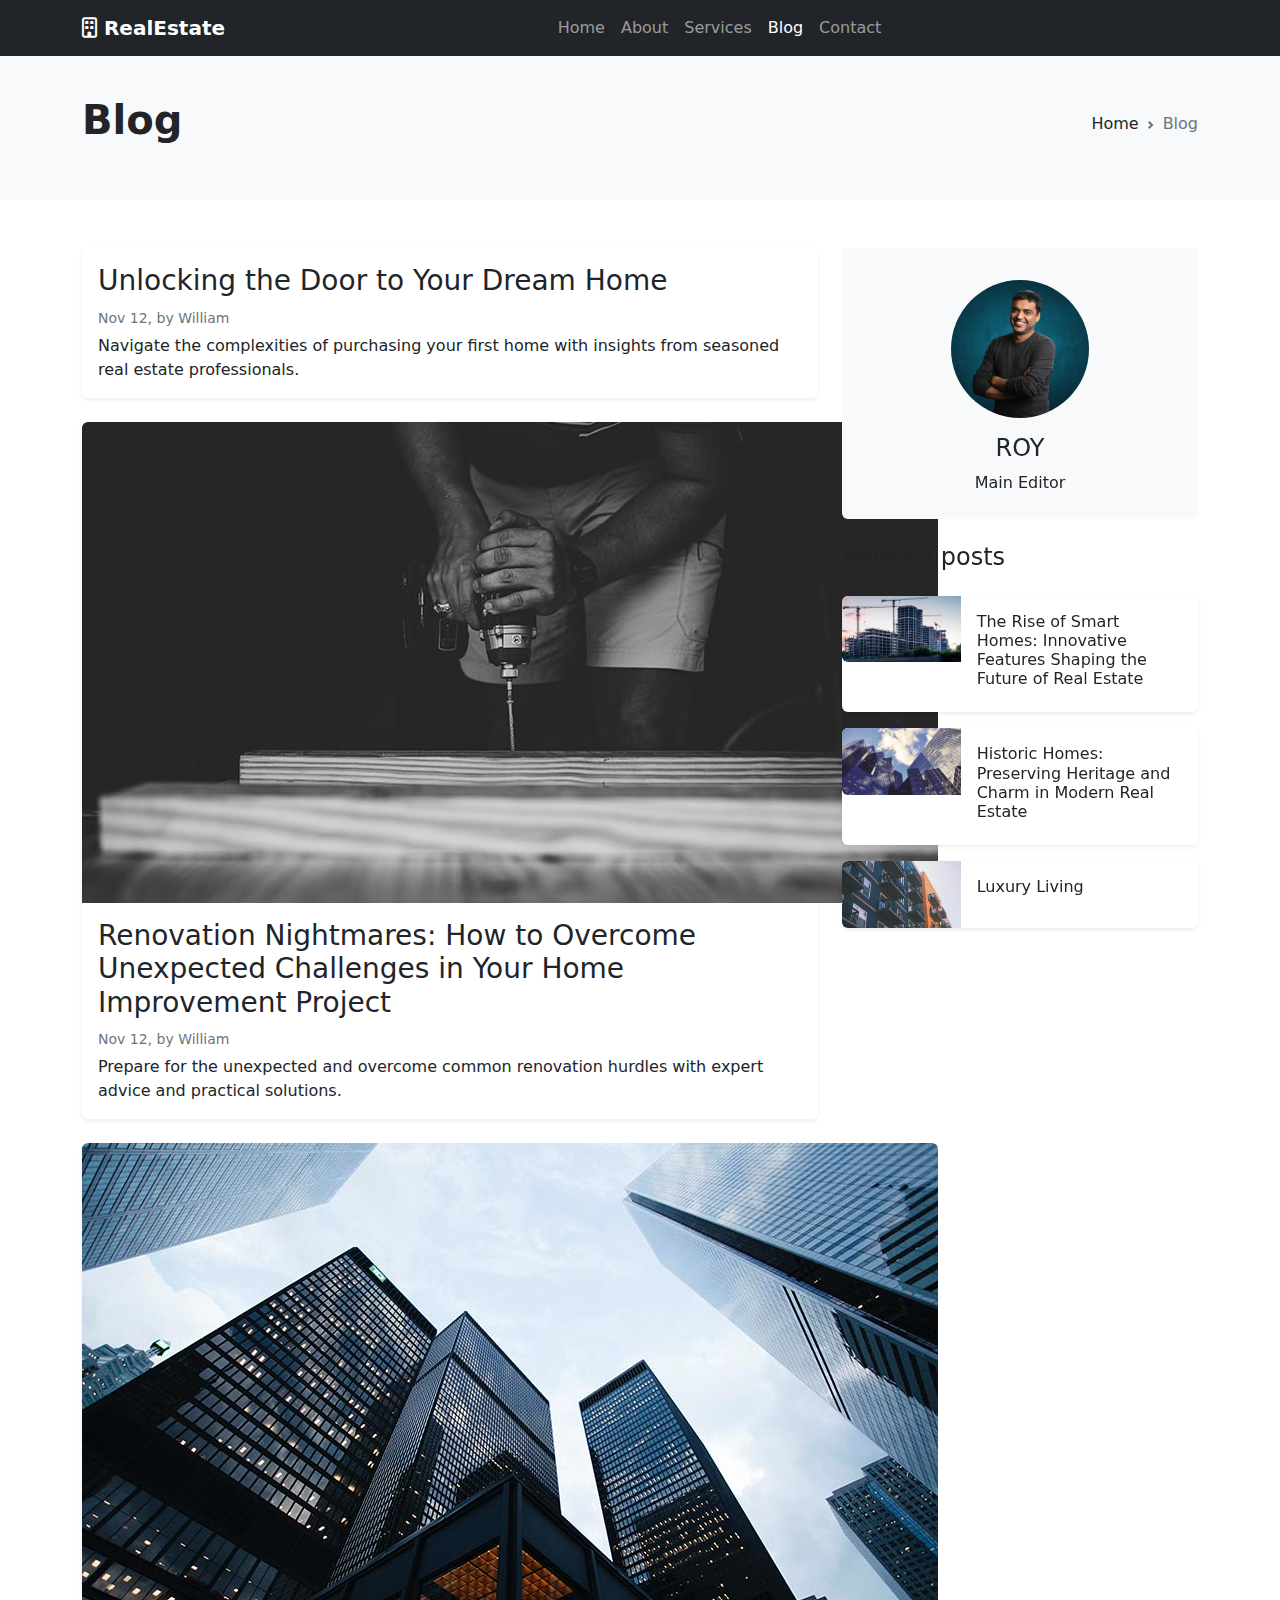
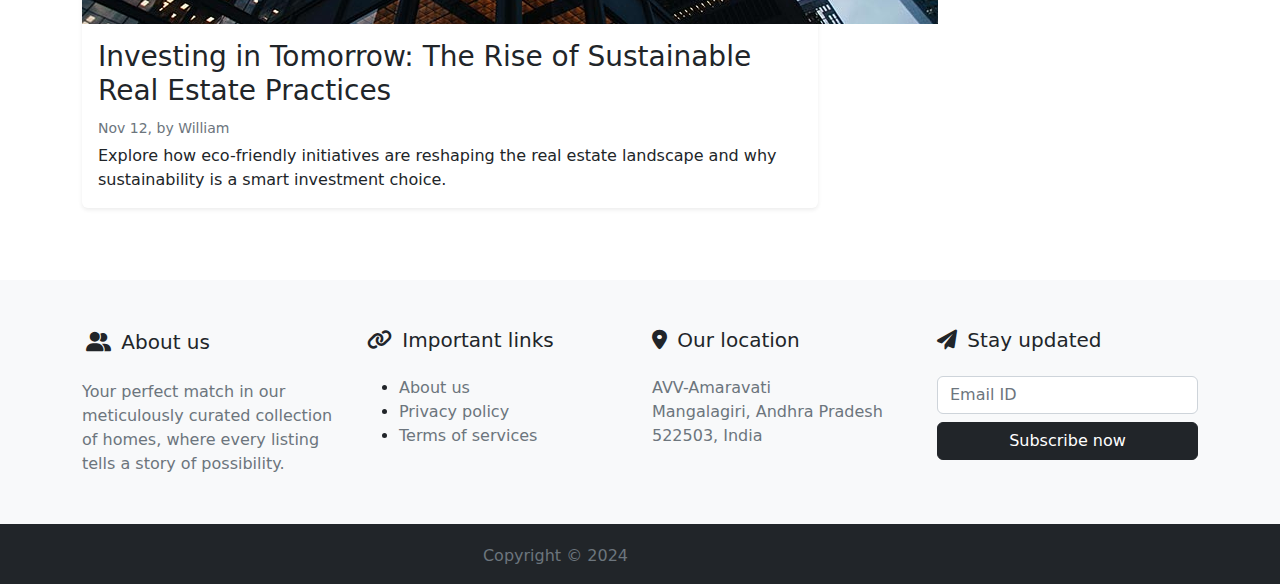
<file: realhome®/blog.html>
<!-- Designed by -->
<!DOCTYPE html>
<html>

<head>
    <meta charset="utf-8">
    <meta name="viewport" content="width=device-width, initial-scale=1">
    <meta name="description" content="">
    <meta name="author" content="TEAM-36">
    <title>realhome®</title>
    <link rel="icon" type="image/x-icon" href="assets/img/realhome.jpg">
    <!-- CSS Files -->
    <link rel="stylesheet" href="assets/css/bootstrap.min.css">
    <link rel="stylesheet" href="assets/css/all.min.css">
    <!-- Custom CSS -->
    <link rel="stylesheet" href="assets/css/style.css">
</head>

<body>
    <!-- Header Block Start -->
    <header id="site-header">
        <nav class="navbar navbar-expand-lg navbar-dark bg-dark fixed-top">
            <div class="container">
                <a class="navbar-brand fw-bold" href="index.html"><i class="fa-regular fa-building"></i> RealEstate</a>
                <button class="navbar-toggler" type="button" data-bs-toggle="collapse" data-bs-target="#navbarSupportedContent" aria-controls="navbarSupportedContent" aria-expanded="false" aria-label="Toggle navigation">
                    <span class="navbar-toggler-icon"></span>
                </button>
                <div class="collapse navbar-collapse" id="navbarSupportedContent">
                    <ul class="navbar-nav  mx-auto mb-2 mb-lg-0">
                        <li class="nav-item">
                            <a class="nav-link" aria-current="page" href="index.html">Home</a>
                        </li>
                        <li class="nav-item">
                            <a class="nav-link" aria-current="page" href="about.html">About</a>
                        </li>
                        <li class="nav-item">
                            <a class="nav-link" aria-current="page" href="services.html">Services</a>
                        </li>
                        <li class="nav-item">
                            <a class="nav-link active" aria-current="page" href="blog.html">Blog</a>
                        </li>
                        <li class="nav-item">
                            <a class="nav-link" aria-current="page" href="contact.html">Contact</a>
                        </li>
                    </ul>
                    
                </div>
            </div>
        </nav>
    </header>

    <section class="pt-5">
        <div class="bg-light py-5">
            <div class="container">
                <div class="d-flex justify-content-between">
                    <h1 class="fw-bold">Blog</h1>
                    <nav class="pt-3" style="--bs-breadcrumb-divider: url(&#34;data:image/svg+xml,%3Csvg xmlns='http://www.w3.org/2000/svg' width='8' height='8'%3E%3Cpath d='M2.5 0L1 1.5 3.5 4 1 6.5 2.5 8l4-4-4-4z' fill='%236c757d'/%3E%3C/svg%3E&#34;);" aria-label="breadcrumb">
                        <ol class="breadcrumb">
                            <li class="breadcrumb-item"><a class="nav-link" href="index.html">Home</a></li>
                            <li class="breadcrumb-item active" aria-current="page">Blog</li>
                        </ol>
                    </nav>
                </div>
            </div>
        </div>
    </section>
    <!-- Main Block -->
    <div class="container py-5">
        <div class="row g-4">
            <div class="col-md-8">
                <div class="card border-0 shadow-sm mb-4">
                    <div class="card-body">
                        <h3><a href="#" class="text-decoration-none link-dark">Unlocking the Door to Your Dream Home</a></h3>
                        <div class="mb-1 text-muted"><small>Nov 12, by <a href="#" class="text-decoration-none link-secondary">William</a></small></div>
                        <p class="card-text mb-auto">Navigate the complexities of purchasing your first home with insights from seasoned real estate professionals.</p>
                    </div>
                </div>
                <div class="card border-0 shadow-sm mb-4">
                    <a href="#"><img src="assets/img/blog-2.jpg" class="rounded-top"></a>
                    <div class="card-body">
                        <h3><a href="#" class="text-decoration-none link-dark">Renovation Nightmares: How to Overcome Unexpected Challenges in Your Home Improvement Project</a></h3>
                        <div class="mb-1 text-muted"><small>Nov 12, by <a href="#" class="text-decoration-none link-secondary">William</a></small></div>
                        <p class="card-text mb-auto">Prepare for the unexpected and overcome common renovation hurdles with expert advice and practical solutions.</p>
                    </div>
                </div>
                <div class="card border-0 shadow-sm mb-4">
                    <a href="#"><img src="assets/img/blog-3.jpg" class="rounded-top"></a>
                    <div class="card-body">
                        <h3><a href="#" class="text-decoration-none link-dark">Investing in Tomorrow: The Rise of Sustainable Real Estate Practices</a></h3>
                        <div class="mb-1 text-muted"><small>Nov 12, by <a href="#" class="text-decoration-none link-secondary">William</a></small></div>
                        <p class="card-text mb-auto">Explore how eco-friendly initiatives are reshaping the real estate landscape and why sustainability is a smart investment choice.</p>
                    </div>
                </div>
            </div>
           <!----> <div class="col-md-4">
                <div class="position-sticky" style="top: 5rem;">
                    <aside>
                        <div class="p-4 mb-4 bg-light rounded text-center">
                            <img class="rounded-circle w-50 p-2" src="assets/img/review3.jpg">
                            <h4 class="pt-2">ROY</h4>
                            <p class="mb-0">Main Editor</p>
                        </div>
                        <div class="mb-4">
                            <h4 class="pb-3">Related posts</h4>
                            <div class="card border-0 shadow-sm mb-3">
                                <div class="row g-0">
                                    <div class="col-4">
                                        <a href="#"><img class="rounded-start w-100" src="assets/img/work-1.jpg"></a>
                                    </div>
                                    <div class="col-8">
                                        <div class="card-body">
                                            <h6 class="card-title"><a href="#" class="text-decoration-none link-dark">The Rise of Smart Homes: Innovative Features Shaping the Future of Real Estate</a></h6>
                                        </div>
                                    </div>
                                </div>
                            </div>
                            <div class="card border-0 shadow-sm mb-3">
                                <div class="row g-0">
                                    <div class="col-4">
                                        <a href="#"><img class="rounded-start w-100" src="assets/img/work-2.jpg"></a>
                                    </div>
                                    <div class="col-8">
                                        <div class="card-body">
                                            <h6 class="card-title"><a href="#" class="text-decoration-none link-dark">Historic Homes: Preserving Heritage and Charm in Modern Real Estate</a></h6>
                                        </div>
                                    </div>
                                </div>
                            </div>
                            <div class="card border-0 shadow-sm mb-3">
                                <div class="row g-0">
                                    <div class="col-4">
                                        <a href="#"><img class="rounded-start w-100" src="assets/img/work-3.jpg"></a>
                                    </div>
                                    <div class="col-8">
                                        <div class="card-body">
                                            <h6 class="card-title"><a href="#" class="text-decoration-none link-dark">Luxury Living</a></h6>
                                        </div>
                                    </div>
                                </div>
                            </div>
                        </div>
                    </aside>
                </div>
            </div>
        </div>
    </div>
    <!-- Footer Block Start -->
    <footer id="site-footer">
        <div class="bg-light py-5">
            <div class="container">
                <div class="row">
                    <div class="col-md-6 col-xl-3 col-sm-12">
                        <h5 class="pb-3"><i class="fa-solid fa-user-group p-1"></i> About us</h5>
                        <span class="text-secondary">Your perfect match in our meticulously curated collection of homes, where every listing tells a story of possibility.</span>
                    </div>
                    <div class="col-md-6 col-xl-3 col-sm-12">
                        <h5 class="pb-3"><i class="fa-solid fa-link pe-1"></i> Important links</h5>
                        <ul>
                            <li><a href="about.html" class="text-decoration-none link-secondary">About us</a></li>
                            <li><a href="#" class="text-decoration-none link-secondary">Privacy policy</a></li>
                            <li><a href="#" class="text-decoration-none link-secondary">Terms of services</a></li>
                        </ul>
                    </div>
                    <div class="col-md-6 col-xl-3 col-sm-12">
                        <h5 class="pb-3"><i class="fa-solid fa-location-dot pe-1"></i> Our location</h5>
                        <span class="text-secondary">
                            AVV-Amaravati<br>
                            Mangalagiri, Andhra Pradesh<br>
                            522503, India
                        </span>
                    </div>
                    <div class="col-md-6 col-xl-3 col-sm-12">
                        <h5 class="pb-3"><i class="fa-solid fa-paper-plane pe-1"></i> Stay updated</h5>
                        <form>
                            <input type="text" class="w-100 mb-2 form-control" name="" placeholder="Email ID">
                            <button class="w-100 btn btn-dark">Subscribe now</button>
                        </form>
                    </div>
                </div>
            </div>
        </div>
        <div class="bg-dark py-3">
            <div class="container">
                <div class="row">
                     <!--<div class="col-md-6 col-sm-12">
                        <ul class="list-inline mb-0">
                            <li class="list-inline-item"><a class="btn btn-outline-secondary" href="#"><i class="fa-brands fa-instagram"></i></a></li>
                            <li class="list-inline-item"><a class="btn btn-outline-secondary" href="#"><i class="fa-brands fa-facebook-f"></i></a></li>
                            <li class="list-inline-item"><a class="btn btn-outline-secondary" href="#"><i class="fa-brands fa-x"></i></a></li> 
                        </ul>
                    </div>-->
                    <div class="col-md-6 col-sm-12"><span class="text-secondary pt-1 float-md-end float-sm-start">Copyright &copy; 2024</span></div>
                </div>
            </div>
        </div>
    </footer>
    <a href="#" class="scrollToTop btn btn-outline-secondary">Top</a>
    <!-- JavaScript Files -->
    <script src="assets/js/jquery-3.6.4.min.js"></script>
    <script src="assets/js/bootstrap.bundle.min.js"></script>
    <!-- Custom JS -->
    <script src="assets/js/custom.js"></script>
</body>

</html>
</file>
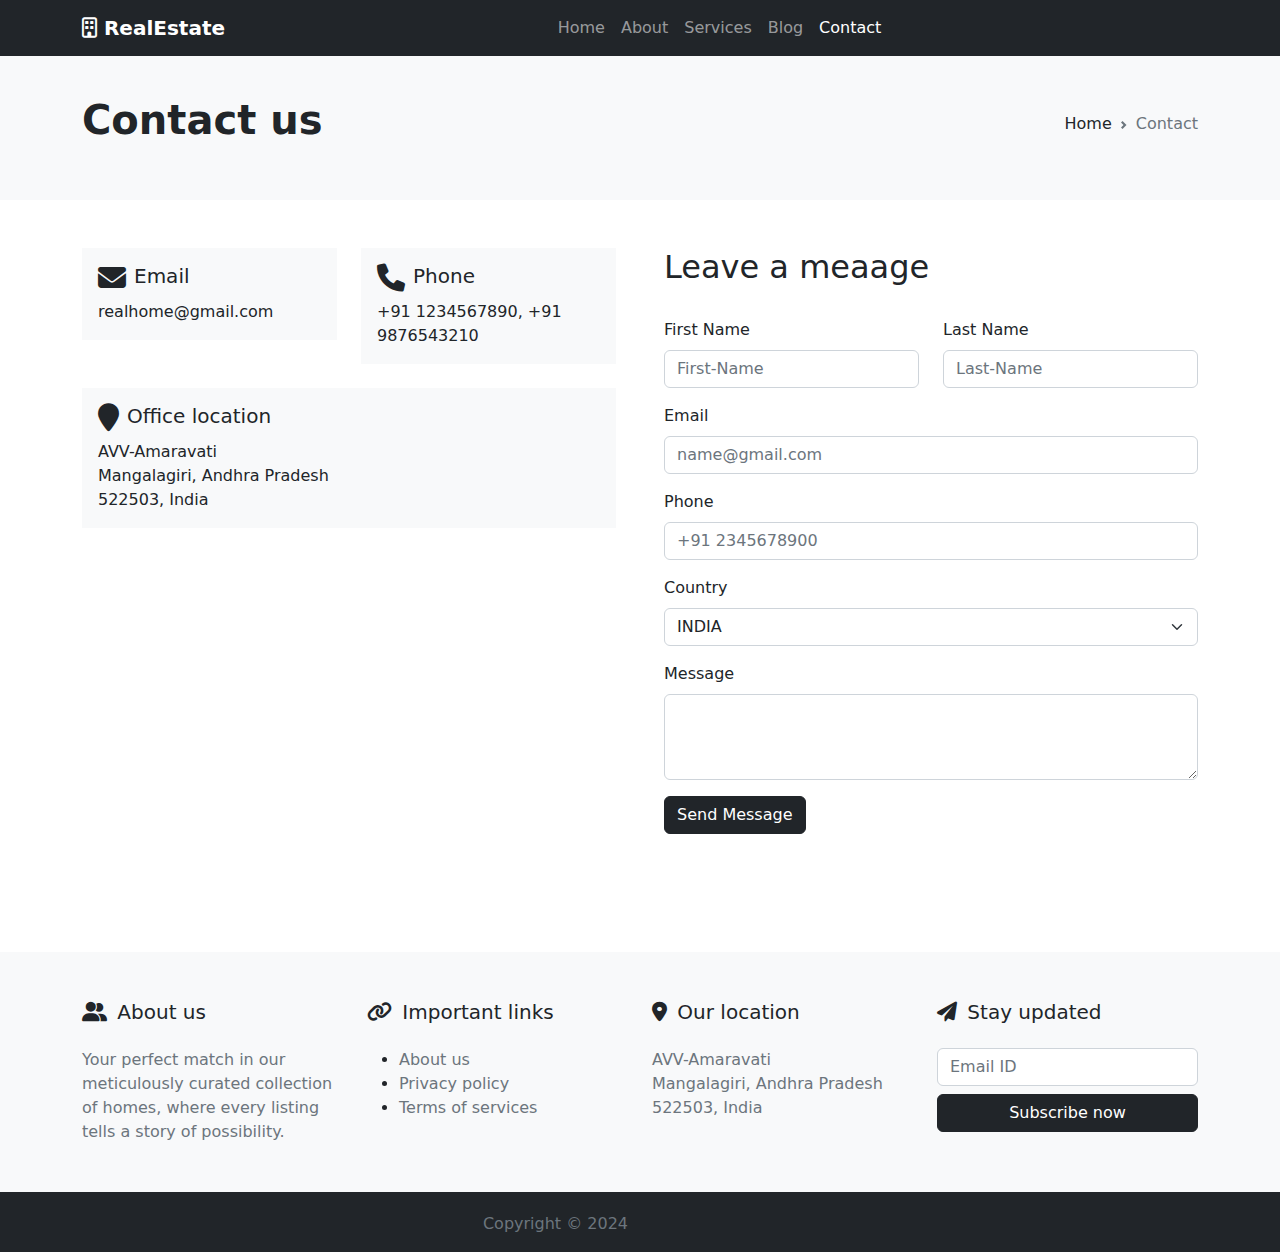
<file: realhome®/contact.html>
<!-- Designed by -->
<!DOCTYPE html>
<html>

<head>
    <meta charset="utf-8">
    <meta name="viewport" content="width=device-width, initial-scale=1">
    <meta name="description" content="">
    <meta name="author" content="TEAM-36">
    <title>realhome®</title>
    <link rel="icon" type="image/x-icon" href="assets/img/realhome.jpg">
    <!-- CSS Files -->
    <link rel="stylesheet" href="assets/css/bootstrap.min.css">
    <link rel="stylesheet" href="assets/css/all.min.css">
    <link rel="stylesheet" href="assets/css/aos.css">
    <!-- Custom CSS -->
    <link rel="stylesheet" href="assets/css/style.css">
</head>

<body>
    <!-- Header Block Start -->
    <header id="site-header">
        <nav class="navbar navbar-expand-lg navbar-dark bg-dark fixed-top">
            <div class="container">
                <a class="navbar-brand fw-bold" href="index.html"><i class="fa-regular fa-building"></i> RealEstate</a>
                <button class="navbar-toggler" type="button" data-bs-toggle="collapse" data-bs-target="#navbarSupportedContent" aria-controls="navbarSupportedContent" aria-expanded="false" aria-label="Toggle navigation">
                    <span class="navbar-toggler-icon"></span>
                </button>
                <div class="collapse navbar-collapse" id="navbarSupportedContent">
                    <ul class="navbar-nav  mx-auto mb-2 mb-lg-0">
                        <li class="nav-item">
                            <a class="nav-link" aria-current="page" href="index.html">Home</a>
                        </li>
                        <li class="nav-item">
                            <a class="nav-link" aria-current="page" href="about.html">About</a>
                        </li>
                        <li class="nav-item">
                            <a class="nav-link" aria-current="page" href="services.html">Services</a>
                        </li>
                        <li class="nav-item">
                            <a class="nav-link" aria-current="page" href="blog.html">Blog</a>
                        </li>
                        <li class="nav-item">
                            <a class="nav-link active" aria-current="page" href="contact.html">Contact</a>
                        </li>
                    </ul>
                </div>
            </div>
        </nav>
        <div class="offcanvas offcanvas-top" tabindex="-1" id="offcanvasTop" aria-labelledby="offcanvasTopLabel">
            <div class="container pt-5">
                <h2 class="fw-bold pb-3">Search here</h2>
                <form class="position-relative" action="#" method="post">
                    <input type="tel" class="form-control" id="exampleFormControlInput1" placeholder="Examples: posts, services,..">
                    <button class="position-absolute top-0 end-0 border-0 bg-transparent py-2 pe-2 text-secondary" type="submit" name="search"><i class="fa-solid fa-magnifying-glass"></i></button>
                </form>
            </div>
        </div>
    </header>
    <section class="mt-5">
        <div class="bg-light py-5">
            <div class="container">
                <div class="d-flex justify-content-between">
                    <h1 class="fw-bold">Contact us</h1>
                    <nav class="pt-3" style="--bs-breadcrumb-divider: url(&#34;data:image/svg+xml,%3Csvg xmlns='http://www.w3.org/2000/svg' width='8' height='8'%3E%3Cpath d='M2.5 0L1 1.5 3.5 4 1 6.5 2.5 8l4-4-4-4z' fill='%236c757d'/%3E%3C/svg%3E&#34;);" aria-label="breadcrumb">
                        <ol class="breadcrumb">
                            <li class="breadcrumb-item"><a class="nav-link" href="index.html">Home</a></li>
                            <li class="breadcrumb-item active" aria-current="page">Contact</li>
                        </ol>
                    </nav>
                </div>
            </div>
        </div>
    </section>
    <main>
        <div class="container py-5">
            <div class="row g-5">
                <div class="col-xl-6">
                    <div class="row row-cols-md-2 g-4">
                        <div class="aos-item" data-aos="fade-up" data-aos-delay="200">
                            <div class="aos-item__inner">
                                <div class="bg-light hvr-shutter-out-horizontal d-block p-3">
                                    <div class="d-flex justify-content-start">
                                        <i class="fa-solid fa-envelope h3 pe-2"></i>
                                        <span class="h5">Email</span>
                                    </div>
                                    <span>realhome@gmail.com</span>
                                </div>
                            </div>
                        </div>
                        <div class="aos-item" data-aos="fade-up" data-aos-delay="400">
                            <div class="aos-item__inner">
                                <div class="bg-light hvr-shutter-out-horizontal d-block p-3">
                                    <div class="d-flex justify-content-start">
                                        <i class="fa-solid fa-phone h3 pe-2"></i>
                                        <span class="h5">Phone</span>
                                    </div>
                                    <span>+91 1234567890, +91 9876543210</span>
                                </div>
                            </div>
                        </div>
                    </div>
                    <div class="aos-item mt-4" data-aos="fade-up" data-aos-delay="600">
                        <div class="aos-item__inner">
                            <div class="bg-light hvr-shutter-out-horizontal d-block p-3">
                                <div class="d-flex justify-content-start">
                                    <i class="fa-solid fa-location-pin h3 pe-2"></i>
                                    <span class="h5">Office location</span>
                                </div>
                                <span>AVV-Amaravati<br>
                                    Mangalagiri, Andhra Pradesh<br>
                                    522503, India</span>
                            </div>
                        </div>
                    </div>
                    <div class="aos-item" data-aos="fade-up" data-aos-delay="800">
                        <div class="mt-4 w-100 aos-item__inner">
                            <iframe class="hvr-shadow" width="100%" height="345" frameborder="0" scrolling="no" marginheight="0" marginwidth="0" src="https://www.google.com/maps/embed?pb=!1m18!1m12!1m3!1d3826.368726111027!2d80.53252667867913!3d16.456856788434912!2m3!1f0!2f0!3f0!3m2!1i1024!2i768!4f13.1!3m3!1m2!1s0x3a35f3b8d11685ad%3A0xae0ba33082b34cf6!2sAmrita%20Vishwa%20Vidyapeetham%20Amaravati!5e0!3m2!1sen!2sus!4v1709746054200!5m2!1sen!2sus" width="600" height="450" style="border:0;" allowfullscreen="" loading="lazy" referrerpolicy="no-referrer-when-downgrade">measure acres/hectares on map</a></iframe>
                        </div>
                    </div>
                </div>
                <div class="col-xl-6">
                    <h2 class="pb-4">Leave a meaage</h2>
                    <div class="row g-4">
                        <div class="col-6 mb-3">
                            <label for="exampleFormControlInput1" class="form-label">First Name</label>
                            <input type="text" class="form-control" id="exampleFormControlInput1" placeholder="First-Name">
                        </div>
                        <div class="col-6 mb-3">
                            <label for="exampleFormControlInput1" class="form-label">Last Name</label>
                            <input type="text" class="form-control" id="exampleFormControlInput1" placeholder="Last-Name">
                        </div>
                    </div>
                    <div class="mb-3">
                        <label for="exampleFormControlInput1" class="form-label">Email</label>
                        <input type="email" class="form-control" id="exampleFormControlInput1" placeholder="name@gmail.com">
                    </div>
                    <div class="mb-3">
                        <label for="exampleFormControlInput1" class="form-label">Phone</label>
                        <input type="tel" class="form-control" id="exampleFormControlInput1" placeholder="+91 2345678900">
                    </div>
                    <div class="mb-3">
                        <label for="exampleFormControlInput1" class="form-label">Country</label>
                        <select class="form-select" aria-label="Default select example">
                            <option value="1">INDIA</option>
                            <option value="2">Non INDIA</option>
                        </select>
                    </div>
                    <div class="mb-3">
                        <label for="exampleFormControlTextarea1" class="form-label">Message</label>
                        <textarea class="form-control" id="exampleFormControlTextarea1" rows="3"></textarea>
                    </div>
                    <button type="button" class="btn btn-dark">Send Message</button>
                </div>
            </div>
        </div>
    </main>
    
    <!-- Footer-->
    <footer id="site-footer">
        <div class="bg-light py-5">
            <div class="container">
                <div class="row">
                    <div class="col-md-6 col-xl-3 col-sm-12">
                        <h5 class="pb-3"><i class="fa-solid fa-user-group pe-1"></i> About us</h5>
                        <span class="text-secondary">Your perfect match in our meticulously curated collection of homes, where every listing tells a story of possibility.</span>
                    </div>
                    <div class="col-md-6 col-xl-3 col-sm-12">
                        <h5 class="pb-3"><i class="fa-solid fa-link pe-1"></i> Important links</h5>
                        <ul>
                            <li><a href="#" class="text-decoration-none link-secondary">About us</a></li>
                            <li><a href="#" class="text-decoration-none link-secondary">Privacy policy</a></li>
                            <li><a href="#" class="text-decoration-none link-secondary">Terms of services</a></li>
                        </ul>
                    </div>
                    <div class="col-md-6 col-xl-3 col-sm-12">
                        <h5 class="pb-3"><i class="fa-solid fa-location-dot pe-1"></i> Our location</h5>
                        <span class="text-secondary">
                            AVV-Amaravati<br>
                            Mangalagiri, Andhra Pradesh<br>
                            522503, India
                        </span>
                    </div>
                    <div class="col-md-6 col-xl-3 col-sm-12">
                        <h5 class="pb-3"><i class="fa-solid fa-paper-plane pe-1"></i> Stay updated</h5>
                        <form>
                            <input type="text" class="w-100 mb-2 form-control" name="" placeholder="Email ID">
                            <button class="w-100 btn btn-dark">Subscribe now</button>
                        </form>
                    </div>
                </div>
            </div>
        </div>
        <div class="bg-dark py-3">
            <div class="container">
                <div class="row">
                     <!--<div class="col-md-6 col-sm-12">
                        <ul class="list-inline mb-0">
                            <li class="list-inline-item"><a class="btn btn-outline-secondary" href="#"><i class="fa-brands fa-instagram"></i></a></li>
                            <li class="list-inline-item"><a class="btn btn-outline-secondary" href="#"><i class="fa-brands fa-facebook-f"></i></a></li>
                            <li class="list-inline-item"><a class="btn btn-outline-secondary" href="#"><i class="fa-brands fa-x"></i></a></li> 
                        </ul>
                    </div>-->
                    <div class="col-md-6 col-sm-12"><span class="text-secondary pt-1 float-md-end float-sm-start">Copyright &copy; 2024</span></div>
                </div>
            </div>
        </div>
    </footer>
    <a href="#" class="scrollToTop btn btn-outline-secondary">Top</a>
    <!-- JavaScript Files -->
    <script src="assets/js/jquery-3.6.4.min.js"></script>
    <script src="assets/js/bootstrap.bundle.min.js"></script>
    <script src="assets/js/aos.js"></script>
    <!-- Custom JS -->
    <script src="assets/js/custom.js"></script>
    <script type="text/javascript">
    /* Animate On Scroll */
    AOS.init();
    </script>
</body>

</html>
</file>
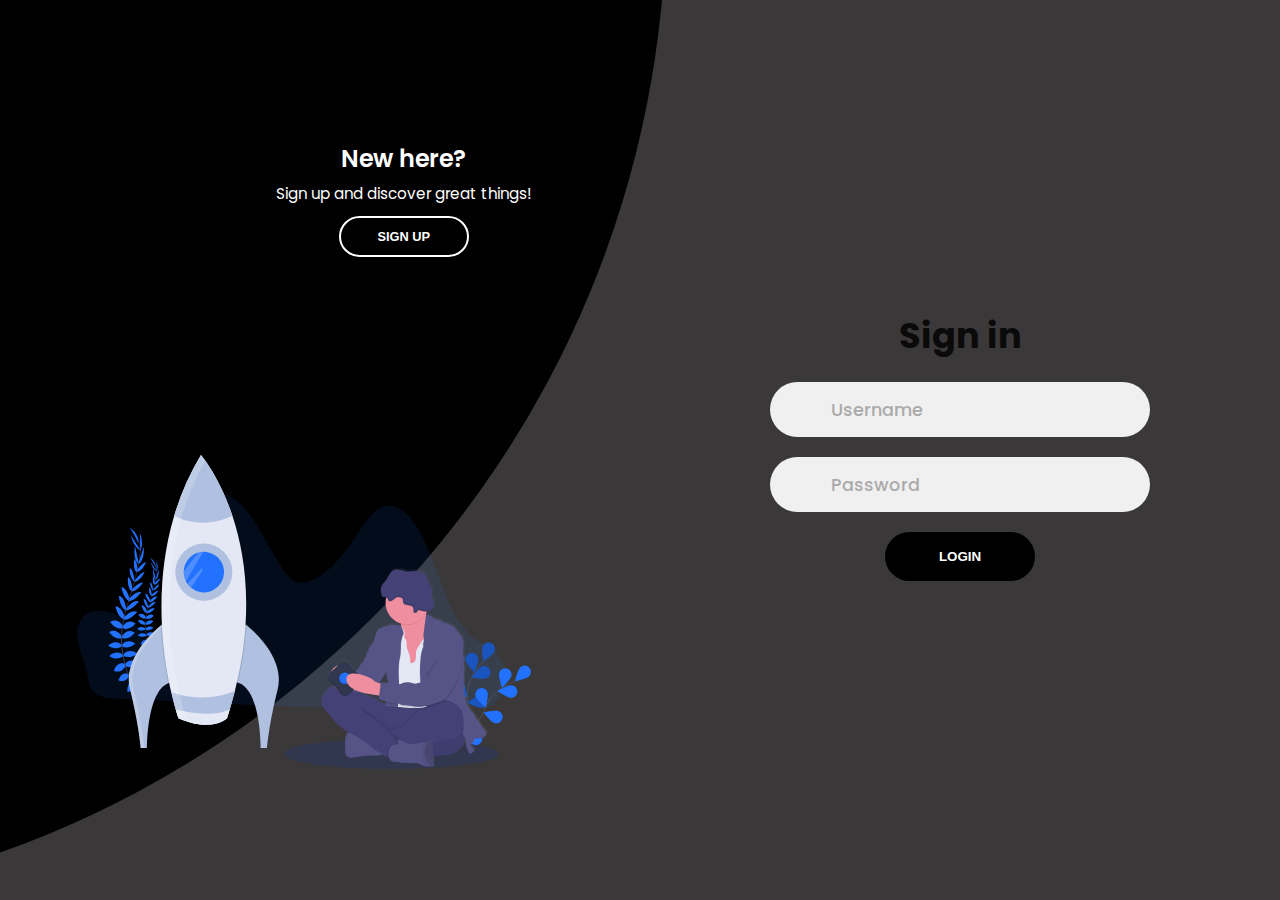
<file: realhome®/login.html>
<!DOCTYPE html>
<html lang="en">
<head>
    <meta charset="UTF-8">
    <meta name="viewport" content="width=device-width, initial-scale=1.0">
    <title>realhome®</title>
    <link rel="stylesheet" href="assets/css/login.css">
</head>
<body>
    <div class="container">
        <div class="forms-container">
            <div class="signin-signup">
                <!-- Sign Up Form -->
                <form id="signupForm" class="sign-up-form">
                    <h2 class="title">Sign up</h2>
                    <div class="input-field">
                        <i class="fas fa-user"></i>
                        <input type="text" id="newUsername" name="newUsername" placeholder="Username" required>
                    </div>
                    <div class="input-field">
                        <i class="fas fa-lock"></i>
                        <input type="password" id="newPassword" name="newPassword" placeholder="Password" required>
                    </div>
                    <div id="signupError" class="error-message"></div>
                    <button type="submit" class="btn">Sign up</button>
                </form>

                <!-- Login Form -->
                <form id="loginForm" class="sign-in-form">
                    <h2 class="title">Sign in</h2>
                    <div class="input-field">
                        <i class="fas fa-user"></i>
                        <input type="text" id="username" name="username" placeholder="Username" required>
                    </div>
                    <div class="input-field">
                        <i class="fas fa-lock"></i>
                        <input type="password" id="password" name="password" placeholder="Password" required>
                    </div>
                    <div id="loginError" class="error-message"></div>
                    <button type="submit" class="btn">Login</button>
                </form>
            </div>
        </div>

        <div class="panels-container">
            <div class="panel left-panel">
                <div class="content">
                    <h3>New here?</h3>
                    <p>Sign up and discover great things!</p>
                    <button class="btn transparent" id="sign-up-btn">Sign up</button>
                </div>
                <img src="assets/img/log.svg" class="image" alt="">
            </div>
            <div class="panel right-panel">
                <div class="content">
                    <h3>One of us?</h3>
                    <p>Login and explore!</p>
                    <button class="btn transparent" id="sign-in-btn">Sign in</button>
                </div>
                <img src="assets/img/register.svg" class="image" alt="">
            </div>
        </div>
    </div>

    <script src="assets/js/script.js"></script>
</body>
</html>
</file>
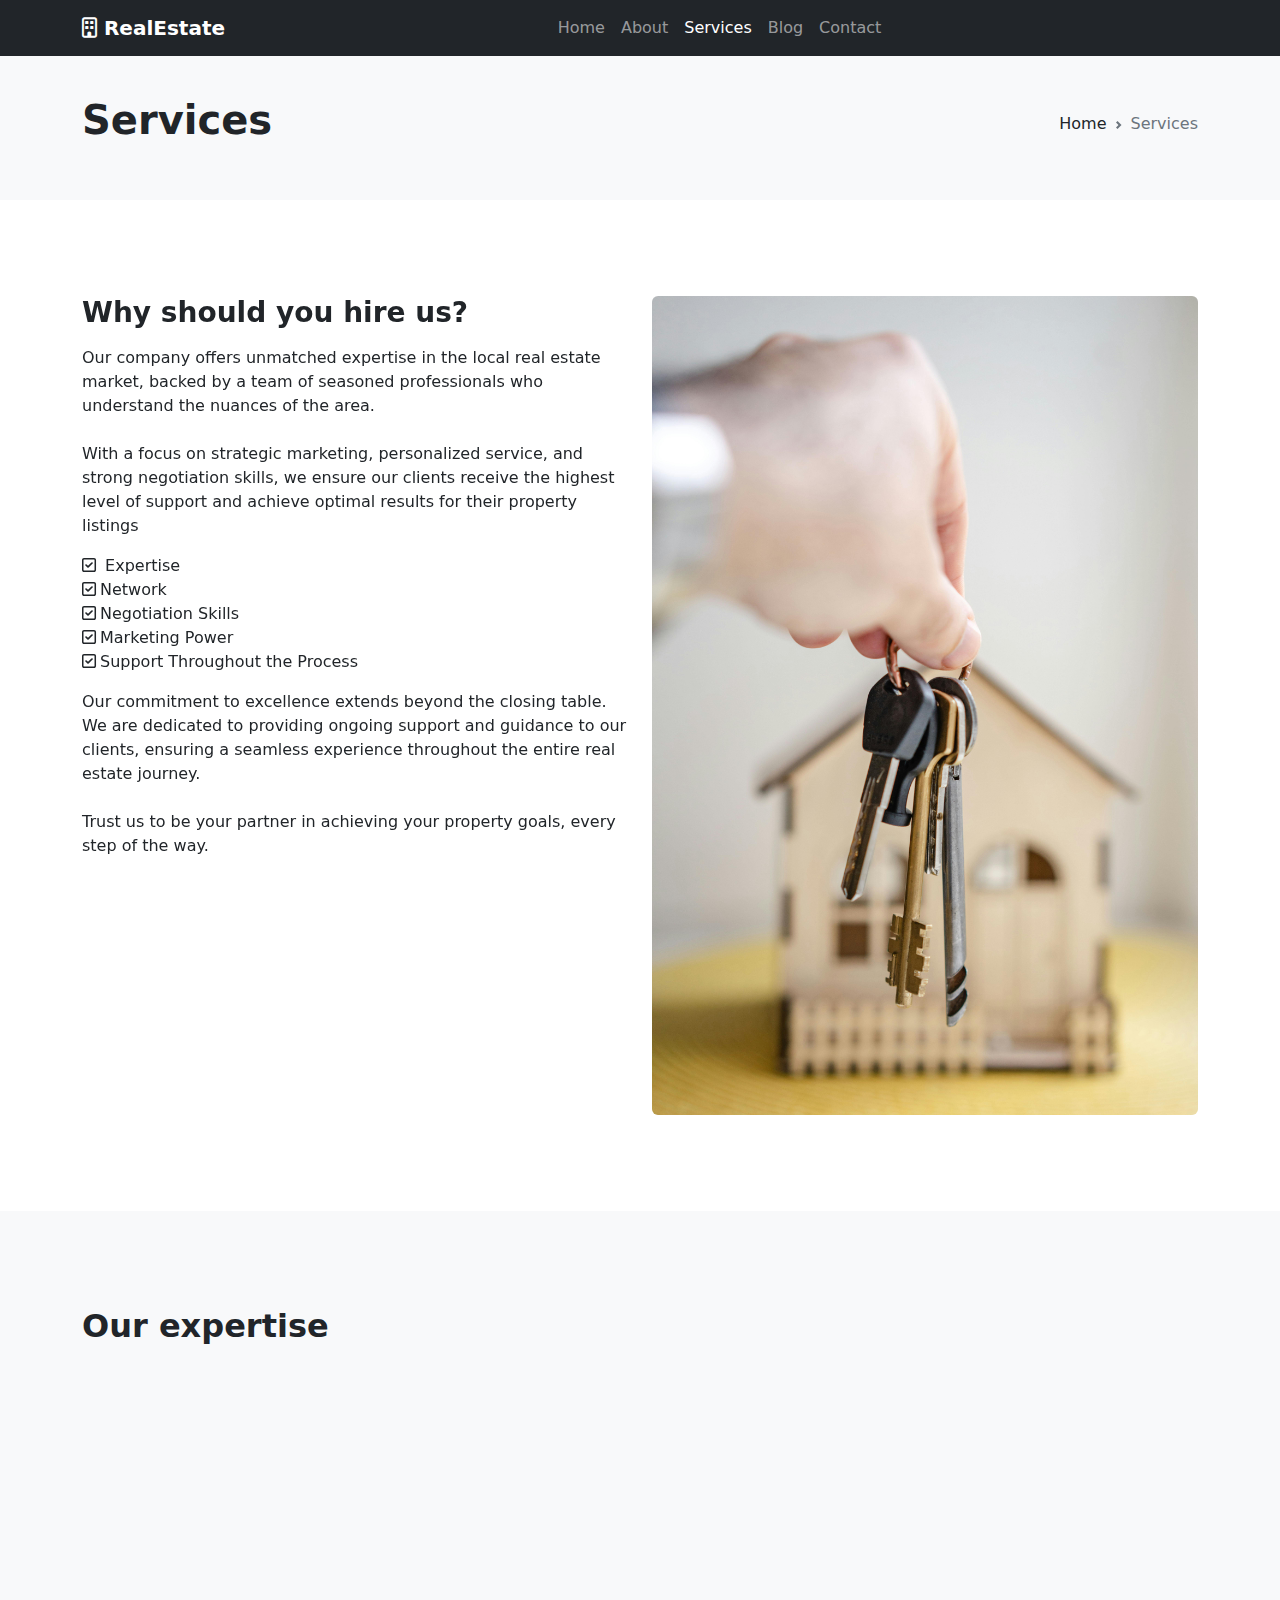
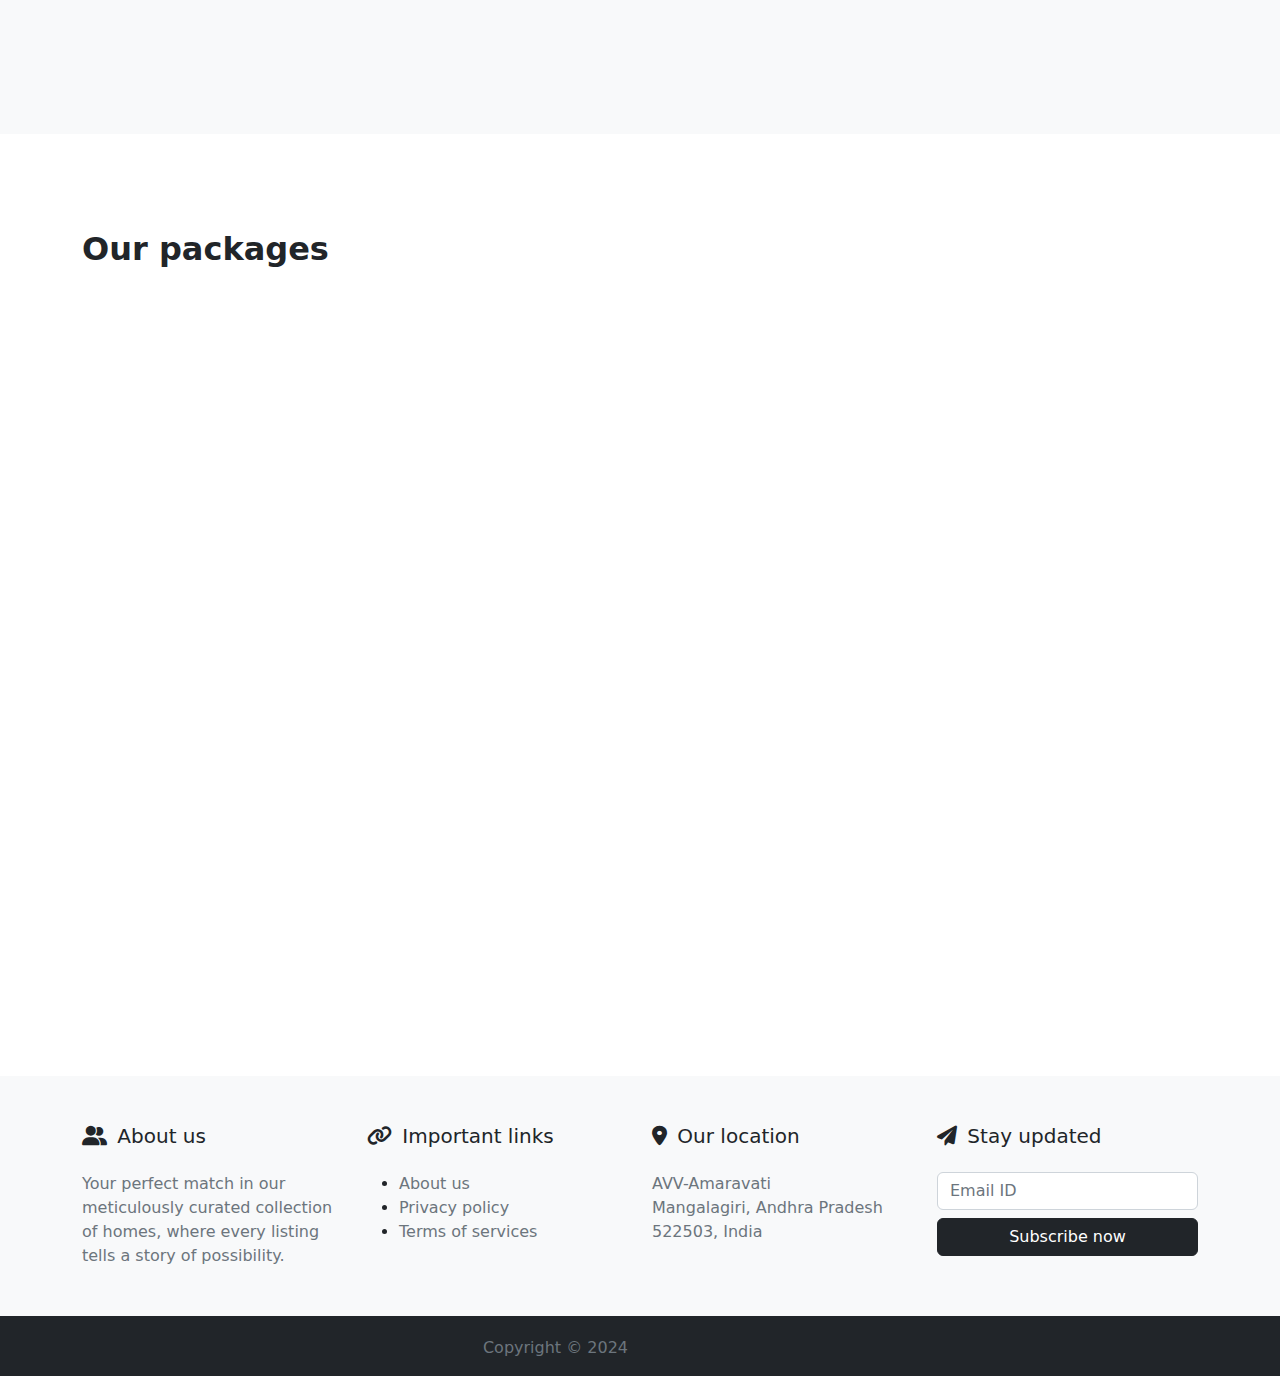
<file: realhome®/services.html>
<!DOCTYPE html>
<html>

<head>
    <meta charset="utf-8">
    <meta name="viewport" content="width=device-width, initial-scale=1">
    <meta name="description" content="">
    <meta name="author" content="TEAM-36">
    <title>realhome®</title>
    <link rel="icon" type="image/x-icon" href="assets/img/realhome.jpg">
    <!-- CSS Files -->
    <link rel="stylesheet" href="assets/css/bootstrap.min.css">
    <link rel="stylesheet" href="assets/css/all.min.css">
    <link rel="stylesheet" href="assets/css/aos.css">
    <!-- Custom CSS -->
    <link rel="stylesheet" href="assets/css/style.css">
</head>

<body>
    <!-- Header Block Start -->
    <header id="site-header">
        <nav class="navbar navbar-expand-lg navbar-dark bg-dark fixed-top">
            <div class="container">
                <a class="navbar-brand fw-bold" href="index.html"><i class="fa-regular fa-building"></i> RealEstate</a>
                <button class="navbar-toggler" type="button" data-bs-toggle="collapse" data-bs-target="#navbarSupportedContent" aria-controls="navbarSupportedContent" aria-expanded="false" aria-label="Toggle navigation">
                    <span class="navbar-toggler-icon"></span>
                </button>
                <div class="collapse navbar-collapse" id="navbarSupportedContent">
                    <ul class="navbar-nav  mx-auto mb-2 mb-lg-0">
                        <li class="nav-item">
                            <a class="nav-link" aria-current="page" href="index.html">Home</a>
                        </li>
                        <li class="nav-item">
                            <a class="nav-link" aria-current="page" href="about.html">About</a>
                        </li>
                        <li class="nav-item">
                            <a class="nav-link active" aria-current="page" href="services.html">Services</a>
                        </li>
                        <li class="nav-item">
                            <a class="nav-link" aria-current="page" href="blog.html">Blog</a>
                        </li>
                        <li class="nav-item">
                            <a class="nav-link" aria-current="page" href="contact.html">Contact</a>
                        </li>
                    </ul>
                    
                </div>
            </div>
        </nav>
    </header>

    <section class="mt-5">
        <div class="bg-light py-5">
            <div class="container">
                <div class="d-flex justify-content-between">
                    <h1 class="fw-bold">Services</h1>
                    <nav class="pt-3" style="--bs-breadcrumb-divider: url(&#34;data:image/svg+xml,%3Csvg xmlns='http://www.w3.org/2000/svg' width='8' height='8'%3E%3Cpath d='M2.5 0L1 1.5 3.5 4 1 6.5 2.5 8l4-4-4-4z' fill='%236c757d'/%3E%3C/svg%3E&#34;);" aria-label="breadcrumb">
                        <ol class="breadcrumb">
                            <li class="breadcrumb-item"><a class="nav-link" href="index.html">Home</a></li>
                            <li class="breadcrumb-item active" aria-current="page">Services</li>
                        </ol>
                    </nav>
                </div>
            </div>
        </div>
    </section>
    <main>
        <div class="container py-5 my-5">
            <div class="row">
                <div class="col-md-6">
                    <div class="aos-item" data-aos="fade-up" data-aos-delay="200">
                        <div class="aos-item__inner">
                            <h3 class="fw-bold pb-2">Why should you hire us?</h3>
                            <p>
                                Our company offers unmatched expertise in the local real estate market, backed by a team of seasoned professionals who understand the nuances of the area.<br>
                                <br>With a focus on strategic marketing, personalized service, and strong negotiation skills, we ensure our clients receive the highest level of support and 
                                achieve optimal results for their property listings</p>
                            </p>
                            <ul class="list-unstyled">
                                <li><i class="fa-regular fa-square-check pe-1"></i> Expertise</li>
                                <li><i class="fa-regular fa-square-check pe-1"></i>Network</li>
                                <li><i class="fa-regular fa-square-check pe-1"></i>Negotiation Skills</li>
                                <li><i class="fa-regular fa-square-check pe-1"></i>Marketing Power</li>
                                <li><i class="fa-regular fa-square-check pe-1"></i>Support Throughout the Process</li>
                            </ul>
                            <p>
                                Our commitment to excellence extends beyond the closing table. 
                                We are dedicated to providing ongoing support and guidance to our clients, 
                                ensuring a seamless experience throughout the entire real estate journey. <br>
                                <br>Trust us to be your partner in achieving your property goals, every step of the way.
                            </p>
                           
                        </div>
                    </div>
                </div>
                <div class="col-md-6">
                    <div class="aos-item" data-aos="fade-up" data-aos-delay="400">
                        <div class="aos-item__inner">
                            <img title="" class="rounded hvr-shadow w-100" src="assets/img/services.jpg" alt="">
                        </div>
                    </div>
                </div>
            </div>
        </div>
        <div class="bg-light py-5 my-5">
            <div class="container py-5">
                <h2 class="pb-4 fw-bold">Our expertise</h2>
                <div class="row row-cols-sm-1 row-cols-md-2 row-cols-xl-4 g-4">
                    <div class="aos-item" data-aos="fade-up" data-aos-delay="200">
                        <div class="aos-item__inner d-block bg-white hvr-sweep-to-bottom p-4 text-center">
                            <i class="fa-solid fa-handshake-angle display-4 p-2 mb-2"></i>
                            <h4 class="pt-2">100% Customer Support </h4>
                            <p>Avilable 24/7 for enquire</p>
                        </div>
                    </div>
                    <div class="aos-item" data-aos="fade-up" data-aos-delay="400">
                        <div class="aos-item__inner d-block bg-white hvr-sweep-to-bottom p-4 text-center">
                            <i class="fa-solid fa-gear display-4 p-2 mb-2"></i>
                            <h4 class="pt-2">Cost</h4>
                            <p>Made within the budget allocated with a premium finish</p>
                        </div>
                    </div>
                    <div class="aos-item" data-aos="fade-up" data-aos-delay="600">
                        <div class="aos-item__inner d-block bg-white hvr-sweep-to-bottom p-4 text-center">
                            <i class="fa-solid fa-cubes display-4 p-2 mb-2"></i>
                            <h4 class="pt-2">Property Delivery</h4>
                            <p>Hand over the project within deadline</p>
                        </div>
                    </div>
                    <div class="aos-item" data-aos="fade-up" data-aos-delay="800">
                        <div class="aos-item__inner d-block bg-white hvr-sweep-to-bottom p-4 text-center">
                            <i class="fa-solid fa-truck display-4 p-2 mb-2"></i>
                            <h4 class="pt-2">Transporting</h4>
                            <p>Gets the best construction tools fast</p>
                        </div>
                    </div>

                    </div>
                </div>
            </div>
        </div>
        <div class="container py-5 my-5">
            <h2 class="pb-4 fw-bold">Our packages</h2>
            <div class="row">
                <div class="col-md-4 col-sm-12">
                    <div class="aos-item" data-aos="fade-up" data-aos-delay="200">
                        <div class="aos-item__inner">
                            <div class="shadow-sm border border-0 rounded">
                                <h3 class="p-4 text-center bg-light rounded-top">Basic Package</h3>
                                <ul class="list-unstyled p-5 d-grid gap-4 mb-0">
                                    <li><span><i class="fa-solid fa-check pe-1"></i> Standard listing on website and<br> relevant platforms</span></li>
                                    <li><span><i class="fa-solid fa-check pe-1"></i> Minimal efforts,<br>primarily local exposure</span></li>
                                    <li><span><i class="fa-solid fa-check pe-1"></i> Limited support from team,<br>standard communication channels</span></li>
                                    <li><span class="text-secondary"><i class="fa-solid fa-check pe-1"></i> Basic photography and virtual tours</span></li>
                                    <li><span class="text-secondary"><i class="fa-solid fa-check pe-1"></i> Standard rates apply</span></li>
                                    
                                </ul>
                                <div class="d-grid pb-5 px-5"><button type="button" class="btn btn-outline-dark">Buy Now</button></div>
                            </div>
                        </div>
                    </div>
                </div>
                <div class="col-md-4 col-sm-12">
                    <div class="aos-item" data-aos="fade-up" data-aos-delay="400">
                        <div class="aos-item__inner">
                            <div class="shadow-sm border border-0 rounded">
                                <h3 class="p-4 text-center bg-dark text-light rounded-top">Standard Package</h3>
                                <ul class="list-unstyled p-5 d-grid gap-4 mb-0">
                                    <li><span><i class="fa-solid fa-check pe-1"></i> Enhanced listing on website and additional platforms</span></li>
                                    <li><span><i class="fa-solid fa-check pe-1"></i> Expanded efforts, including online ads and social media promotion</span></li>
                                    <li><span><i class="fa-solid fa-check pe-1"></i>dedicated agents available for assistance</span></li>
                                    <li><span><i class="fa-solid fa-check pe-1"></i> Professional photography and virtual tours</span></li>
                                    <li><span><i class="fa-solid fa-check pe-1"></i> Flexible rates, potential discounts for repeat clients</span></li>
                                   
                                </ul>
                                <div class="d-grid pb-5 px-5">
                                    
                                    <button type="button" class="btn btn-dark">
                                        
                                        Buy Now

                                    </button>
                                </div>
                            </div>
                        </div>
                    </div>
                </div>
                <div class="col-md-4 col-sm-12">
                    <div class="aos-item" data-aos="fade-up" data-aos-delay="600">
                        <div class="aos-item__inner">
                            <div class="shadow-sm border border-0 rounded">
                                <h3 class="p-4 text-center bg-light rounded-top">Premium Package</h3>
                                <ul class="list-unstyled p-5 d-grid gap-4 mb-0">
                                    <li><span><i class="fa-solid fa-check pe-1"></i>Premium listing with featured placement and exposure</span></li>
                                    <li><span><i class="fa-solid fa-check pe-1"></i>Comprehensive campaign with advanced digital advertising</span></li>
                                    <li><span><i class="fa-solid fa-check pe-1"></i> Priority support, dedicated agent exclusively assigned</span></li>
                                    <li><span><i class="fa-solid fa-check pe-1"></i>High-quality photography, virtual tours, potential drone footage/span></li>
                                    <li><span><i class="fa-solid fa-check pe-1"></i> Customized structure, potential incentives for quick sale</span></li>

                                </ul>
                                <div class="d-grid pb-5 px-5"><button type="button" class="btn btn-outline-dark">Buy Now</button></div>
                            </div>
                        </div>
                    </div>
                </div>
            </div>
        </div>
    </main>
    <!-- Footer Block Start -->
    <footer id="site-footer">
        <div class="bg-light py-5">
            <div class="container">
                <div class="row">
                    <div class="col-md-6 col-xl-3 col-sm-12">
                        <h5 class="pb-3"><i class="fa-solid fa-user-group pe-1"></i> About us</h5>
                        <span class="text-secondary">Your perfect match in our meticulously curated collection of homes, where every listing tells a story of possibility.</span>
                    </div>
                    <div class="col-md-6 col-xl-3 col-sm-12">
                        <h5 class="pb-3"><i class="fa-solid fa-link pe-1"></i> Important links</h5>
                        <ul>
                            <li><a href="#" class="text-decoration-none link-secondary">About us</a></li>
                            <li><a href="#" class="text-decoration-none link-secondary">Privacy policy</a></li>
                            <li><a href="#" class="text-decoration-none link-secondary">Terms of services</a></li>
                        </ul>
                    </div>
                    <div class="col-md-6 col-xl-3 col-sm-12">
                        <h5 class="pb-3"><i class="fa-solid fa-location-dot pe-1"></i> Our location</h5>
                        <span class="text-secondary">
                            AVV-Amaravati<br>
                            Mangalagiri, Andhra Pradesh<br>
                            522503, India
                        </span>
                    </div>
                    <div class="col-md-6 col-xl-3 col-sm-12">
                        <h5 class="pb-3"><i class="fa-solid fa-paper-plane pe-1"></i> Stay updated</h5>
                        <form>
                            <input type="text" class="w-100 mb-2 form-control" name="" placeholder="Email ID">
                            <button class="w-100 btn btn-dark">Subscribe now</button>
                        </form>
                    </div>
                </div>
            </div>
        </div>
        <div class="bg-dark py-3">
            <div class="container">
                <div class="row">
                     <!--<div class="col-md-6 col-sm-12">
                        <ul class="list-inline mb-0">
                            <li class="list-inline-item"><a class="btn btn-outline-secondary" href="#"><i class="fa-brands fa-instagram"></i></a></li>
                            <li class="list-inline-item"><a class="btn btn-outline-secondary" href="#"><i class="fa-brands fa-facebook-f"></i></a></li>
                            <li class="list-inline-item"><a class="btn btn-outline-secondary" href="#"><i class="fa-brands fa-x"></i></a></li> 
                        </ul>
                    </div>-->
                    <div class="col-md-6 col-sm-12"><span class="text-secondary pt-1 float-md-end float-sm-start">Copyright &copy; 2024</span></div>
                </div>
            </div>
        </div>
    </footer>
    <a href="#" class="scrollToTop btn btn-outline-secondary">Top</a>
    <!-- JavaScript Files -->
    <script src="assets/js/jquery-3.6.4.min.js"></script>
    <script src="assets/js/bootstrap.bundle.min.js"></script>
    <script src="assets/js/aos.js"></script>
    <!-- Custom JS -->
    <script src="assets/js/custom.js"></script>
    <script type="text/javascript">
    /* Animate On Scroll */
    AOS.init();
    </script>
</body>

</html>
</file>
<file: realhome®/assets/css/style.css>
/* Custom Style */
body {
    overflow-x: hidden;
}
.offcanvas {
    --bs-offcanvas-height: 50vh;
}
.scrollToTop {
    padding: 10px;
    color: #444;
    position: fixed;
    bottom: 20px;
    right: 20px;
    display: none;
    z-index: 99;
}
.owl-item.active.center h5, .owl-item.active.center span {
    color: #000;
}
@media screen and (max-width: 1023px) {
    #myCarousel .carousel-item img {
        height: auto !important;
    }
}
.button-final{
    width: 85px;
    background-color: #1c1d1e;
    border: none;
    outline: none;
    height: 49px;
    border-radius: 49px;
    color: #fff;
    text-transform: uppercase;
    font-weight: 600;
    margin: 10px 0;
    cursor: pointer;
    transition: 0.5s;
      
}
.button-final:hover {
    background-color: #4d84e2;
  }
.button-final.transparent {
    margin: 0;
    background: none;
    border: 2px solid #fff;
    width: 130px;
    height: 41px;
    font-weight: 600;
    font-size: 0.8rem;
  }
</file>
<file: realhome®/assets/css/login.css>
@import url("https://fonts.googleapis.com/css2?family=Poppins:wght@200;300;400;500;600;700;800&display=swap");

* {
  margin: 0;
  padding: 0;
  box-sizing: border-box;
}

body,
input {
  font-family: "Poppins", sans-serif;
}

.container {
  position: relative;
  width: 100%;
  background-color: #3a3838;
  min-height: 100vh;
  overflow: hidden;
}

.forms-container {
  position: absolute;
  width: 100%;
  height: 100%;
  top: 0;
  left: 0;
}

.signin-signup {
  position: absolute;
  top: 50%;
  transform: translate(-50%, -50%);
  left: 75%;
  width: 50%;
  transition: 1s 0.7s ease-in-out;
  display: grid;
  grid-template-columns: 1fr;
  z-index: 5;
}

form {
  display: flex;
  align-items: center;
  justify-content: center;
  flex-direction: column;
  padding: 0rem 5rem;
  transition: all 0.2s 0.7s;
  overflow: hidden;
  grid-column: 1 / 2;
  grid-row: 1 / 2;
}

form.sign-up-form {
  opacity: 0;
  z-index: 1;
}

form.sign-in-form {
  z-index: 2;
}

.title {
  font-size: 2.2rem;
  color: #0a0a0a;
  margin-bottom: 10px;
}

.input-field {
  max-width: 380px;
  width: 100%;
  background-color: #f0f0f0;
  margin: 10px 0;
  height: 55px;
  border-radius: 55px;
  display: grid;
  grid-template-columns: 15% 85%;
  padding: 0 0.4rem;
  position: relative;
}

.input-field i {
  text-align: center;
  line-height: 55px;
  color: #acacac;
  transition: 0.5s;
  font-size: 1.1rem;
}

.input-field input {
  background: none;
  outline: none;
  border: none;
  line-height: 1;
  font-weight: 600;
  font-size: 1.1rem;
  color: #333;
}

.input-field input::placeholder {
  color: #aaa;
  font-weight: 500;
}

.social-text {
  padding: 0.7rem 0;
  font-size: 1rem;
}

.social-media {
  display: flex;
  justify-content: center;
}

.social-icon {
  height: 46px;
  width: 46px;
  display: flex;
  justify-content: center;
  align-items: center;
  margin: 0 0.45rem;
  color: #333;
  border-radius: 50%;
  border: 1px solid #333;
  text-decoration: none;
  font-size: 1.1rem;
  transition: 0.3s;
}

.social-icon:hover {
  color: #3c3d3e;
  border-color: #272829;
}

.btn {
  width: 150px;
  background-color: black;
  border: none;
  outline: none;
  height: 49px;
  border-radius: 49px;
  color: #fff;
  text-transform: uppercase;
  font-weight: 600;
  margin: 10px 0;
  cursor: pointer;
  transition: 0.5s;
}

.btn:hover {
  background-color: black;
}
.panels-container {
  position: absolute;
  height: 100%;
  width: 100%;
  top: 0;
  left: 0;
  display: grid;
  grid-template-columns: repeat(2, 1fr);
}

.container:before {
  content: "";
  position: absolute;
  height: 2000px;
  width: 2000px;
  top: -10%;
  right: 48%;
  transform: translateY(-50%);
  background-image: linear-gradient(-45deg, #000000.0%, #020202 100%);
  transition: 1.8s ease-in-out;
  border-radius: 50%;
  z-index: 6;
}

.image {
  width: 100%;
  transition: transform 1.1s ease-in-out;
  transition-delay: 0.4s;
}

.panel {
  display: flex;
  flex-direction: column;
  align-items: flex-end;
  justify-content: space-around;
  text-align: center;
  z-index: 6;
}

.left-panel {
  pointer-events: all;
  padding: 3rem 17% 2rem 12%;
}

.right-panel {
  pointer-events: none;
  padding: 3rem 12% 2rem 17%;
}

.panel .content {
  color: #fff;
  transition: transform 0.9s ease-in-out;
  transition-delay: 0.6s;
}

.panel h3 {
  font-weight: 600;
  line-height: 1;
  font-size: 1.5rem;
}

.panel p {
  font-size: 0.95rem;
  padding: 0.7rem 0;
}

.btn.transparent {
  margin: 0;
  background: none;
  border: 2px solid #fff;
  width: 130px;
  height: 41px;
  font-weight: 600;
  font-size: 0.8rem;
}

.right-panel .image,
.right-panel .content {
  transform: translateX(800px);
}

/* ANIMATION */

.container.sign-up-mode:before {
  transform: translate(100%, -50%);
  right: 52%;
}

.container.sign-up-mode .left-panel .image,
.container.sign-up-mode .left-panel .content {
  transform: translateX(-800px);
}

.container.sign-up-mode .signin-signup {
  left: 25%;
}

.container.sign-up-mode form.sign-up-form {
  opacity: 1;
  z-index: 2;
}

.container.sign-up-mode form.sign-in-form {
  opacity: 0;
  z-index: 1;
}

.container.sign-up-mode .right-panel .image,
.container.sign-up-mode .right-panel .content {
  transform: translateX(0%);
}

.container.sign-up-mode .left-panel {
  pointer-events: none;
}

.container.sign-up-mode .right-panel {
  pointer-events: all;
}

@media (max-width: 870px) {
  .container {
    min-height: 800px;
    height: 100vh;
  }
  .signin-signup {
    width: 100%;
    top: 95%;
    transform: translate(-50%, -100%);
    transition: 1s 0.2s ease-in-out;
  }

  .signin-signup,
  .container.sign-up-mode .signin-signup {
    left: 50%;
  }

  .panels-container {
    grid-template-columns: 1fr;
    grid-template-rows: 1fr 2fr 1fr;
  }

  .panel {
    flex-direction: row;
    justify-content: space-around;
    align-items: center;
    padding: 2.5rem 8%;
    grid-column: 1 / 2;
  }

  .right-panel {
    grid-row: 3 / 4;
  }

  .left-panel {
    grid-row: 1 / 2;
  }

  .image {
    width: 200px;
    transition: transform 0.9s ease-in-out;
    transition-delay: 0.6s;
  }

  .panel .content {
    padding-right: 15%;
    transition: transform 0.9s ease-in-out;
    transition-delay: 0.8s;
  }

  .panel h3 {
    font-size: 1.2rem;
  }

  .panel p {
    font-size: 0.7rem;
    padding: 0.5rem 0;
  }

  .btn.transparent {
    width: 110px;
    height: 35px;
    font-size: 0.7rem;
  }

  .container:before {
    width: 1500px;
    height: 1500px;
    transform: translateX(-50%);
    left: 30%;
    bottom: 68%;
    right: initial;
    top: initial;
    transition: 2s ease-in-out;
  }

  .container.sign-up-mode:before {
    transform: translate(-50%, 100%);
    bottom: 32%;
    right: initial;
  }

  .container.sign-up-mode .left-panel .image,
  .container.sign-up-mode .left-panel .content {
    transform: translateY(-300px);
  }

  .container.sign-up-mode .right-panel .image,
  .container.sign-up-mode .right-panel .content {
    transform: translateY(0px);
  }

  .right-panel .image,
  .right-panel .content {
    transform: translateY(300px);
  }

  .container.sign-up-mode .signin-signup {
    top: 5%;
    transform: translate(-50%, 0);
  }
}

@media (max-width: 570px) {
  form {
    padding: 0 1.5rem;
  }

  .image {
    display: none;
  }
  .panel .content {
    padding: 0.5rem 1rem;
  }
  .container {
    padding: 1.5rem;
  }

  .container:before {
    bottom: 72%;
    left: 50%;
  }

  .container.sign-up-mode:before {
    bottom: 28%;
    left: 50%;
  }
}
</file>
